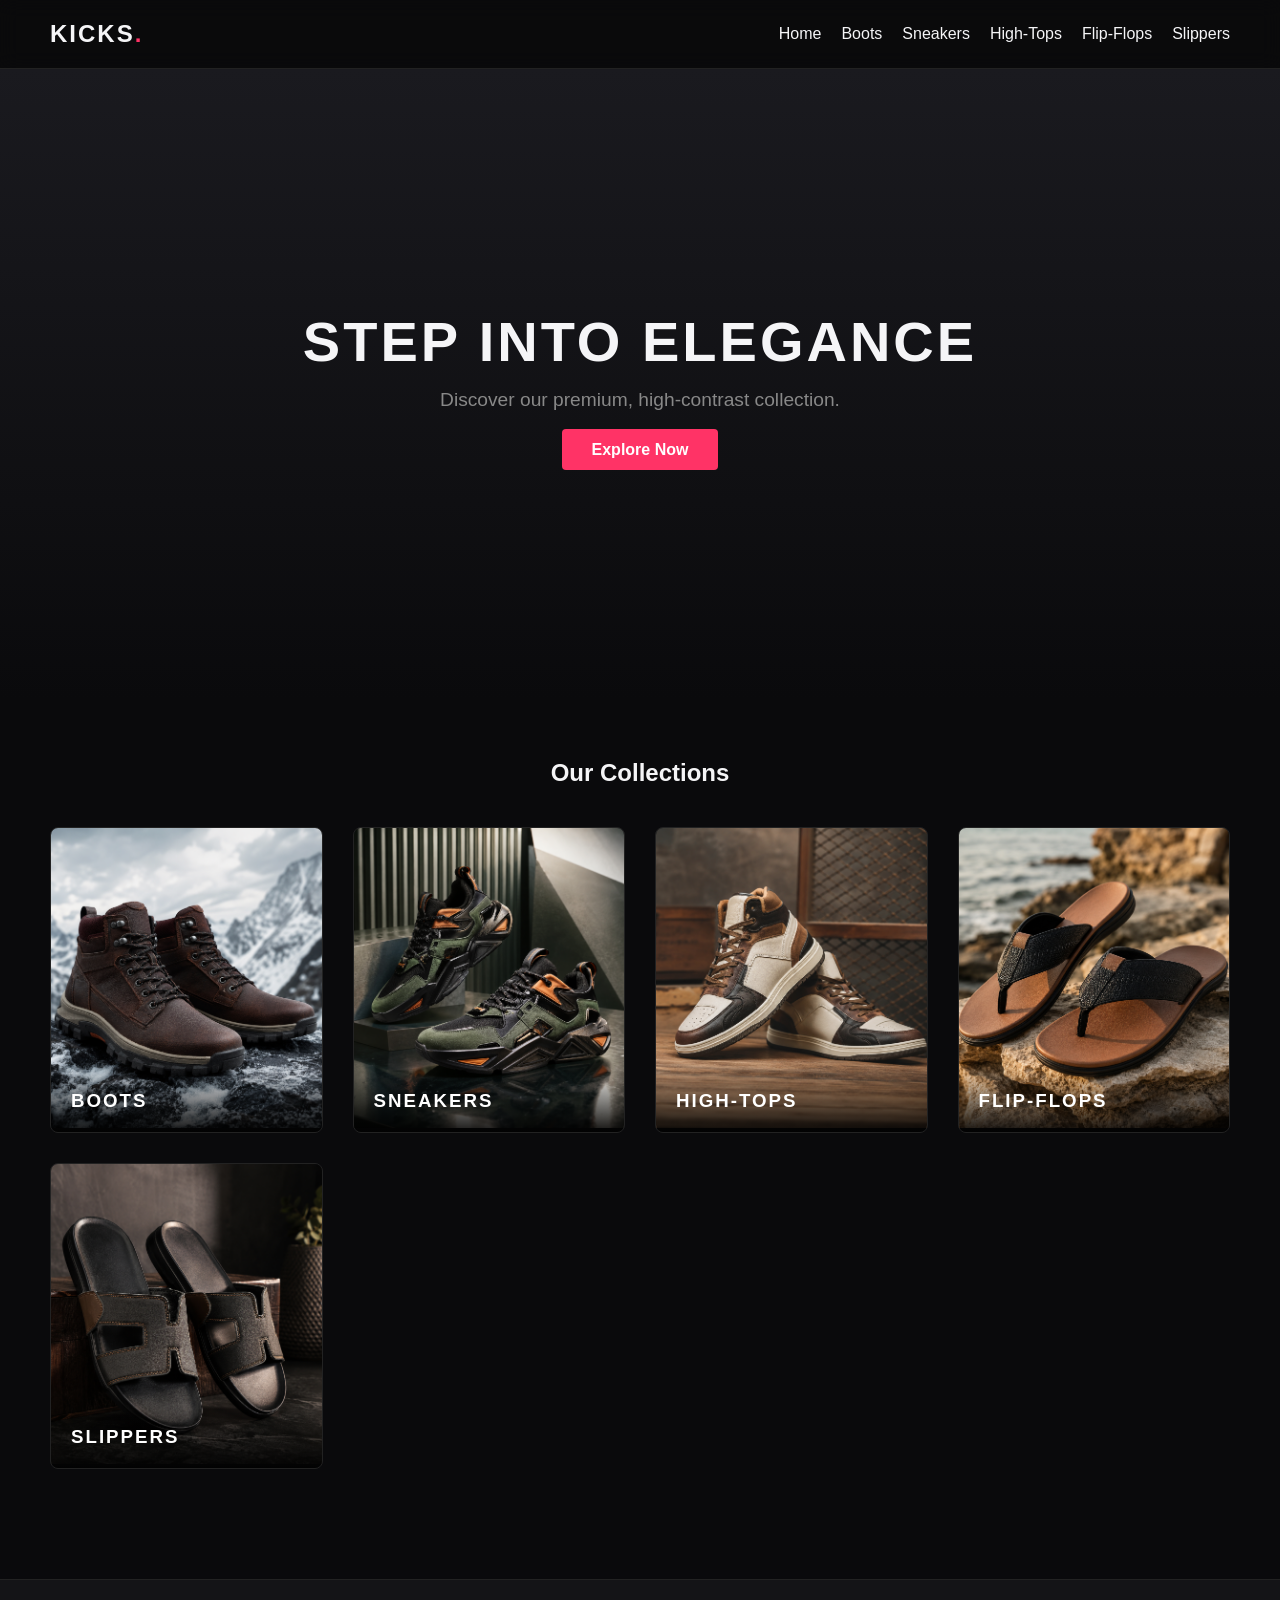
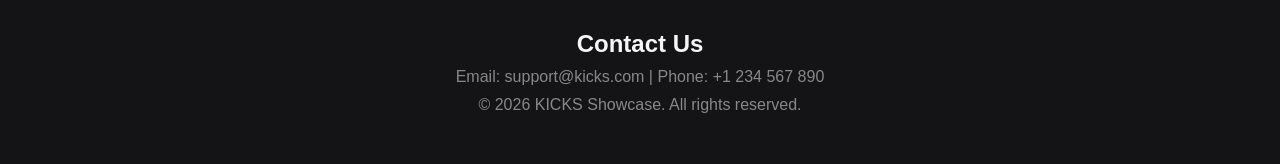
<file: index.html>
<!DOCTYPE html>
<html lang="en">
<head>
    <meta charset="UTF-8">
    <meta name="viewport" content="width=device-width, initial-scale=1.0">
    <title>Premium Kicks | Showcase</title>
    <link rel="stylesheet" href="style.css">
</head>
<body>
    <nav class="navbar">
        <div class="logo">KICKS<span>.</span></div>
        <ul class="nav-links">
            <li><a href="index.html">Home</a></li>
            <li><a href="boots.html">Boots</a></li>
            <li><a href="sneakers.html">Sneakers</a></li>
            <li><a href="hightops.html">High-Tops</a></li>
            <li><a href="flipflops.html">Flip-Flops</a></li>
            <li><a href="slippers.html">Slippers</a></li>
        </ul>
    </nav>

    <header class="hero">
        <div class="slide active">
            <div class="hero-content fade-in">
                <h1>Step Into Elegance</h1>
                <p>Discover our premium, high-contrast collection.</p>
                <a href="#categories" class="btn">Explore Now</a>
            </div>
        </div>
    </header>

    <section id="categories" class="categories-section">
        <h2 class="section-title fade-in">Our Collections</h2>
        <div class="grid-container">
            <a href="boots.html" class="category-card fade-in">
                <img src="images/MEN-BOOT-1.webp" alt="Boots">
                <div class="card-overlay"><h3>Boots</h3></div>
            </a>
            <a href="sneakers.html" class="category-card fade-in">
                <img src="images/MEN-SNEAKER-1.webp" alt="Sneakers">
                <div class="card-overlay"><h3>Sneakers</h3></div>
            </a>
            <a href="hightops.html" class="category-card fade-in">
                <img src="images/MEN-SADDLE-1.webp" alt="High-Top Shoes">
                <div class="card-overlay"><h3>High-Tops</h3></div>
            </a>
            <a href="flipflops.html" class="category-card fade-in">
                <img src="images/MEN-FLIPFLOP-1.webp" alt="Flip Flops">
                <div class="card-overlay"><h3>Flip-Flops</h3></div>
            </a>
            <a href="slippers.html" class="category-card fade-in">
                <img src="images/MEN-SLIPPER-1.webp" alt="Slippers">
                <div class="card-overlay"><h3>Slippers</h3></div>
            </a>
        </div>
    </section>

    <footer class="footer">
        <h2>Contact Us</h2>
        <p>Email: support@kicks.com | Phone: +1 234 567 890</p>
        <p>&copy; 2026 KICKS Showcase. All rights reserved.</p>
    </footer>

    <script src="script.js"></script>
</body>
</html>
</file>
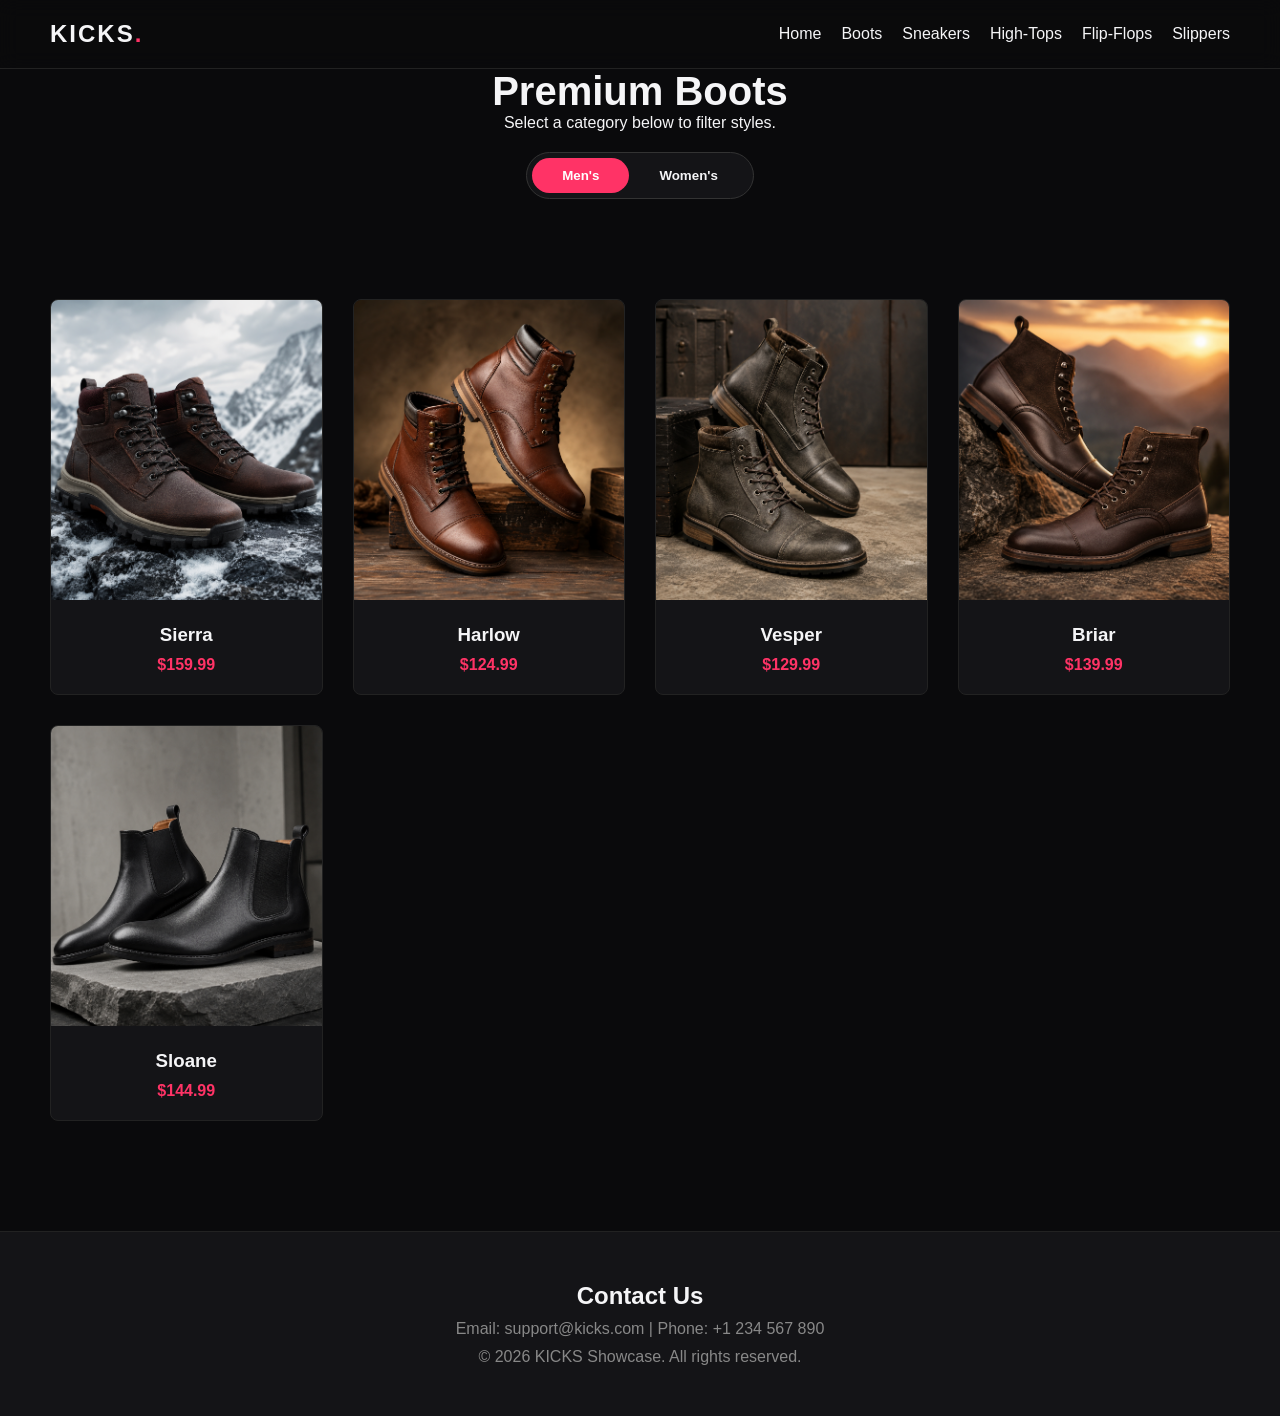
<file: boots.html>
<!DOCTYPE html>
<html lang="en">
<head>
    <meta charset="UTF-8">
    <meta name="viewport" content="width=device-width, initial-scale=1.0">
    <title>Boots | Showcase</title>
    <link rel="stylesheet" href="style.css">
</head>
<body>
    <nav class="navbar">
        <div class="logo">KICKS<span>.</span></div>
        <ul class="nav-links">
            <li><a href="index.html">Home</a></li>
            <li><a href="boots.html" class="active-link">Boots</a></li>
            <li><a href="sneakers.html">Sneakers</a></li>
            <li><a href="hightops.html">High-Tops</a></li>
            <li><a href="flipflops.html">Flip-Flops</a></li>
            <li><a href="slippers.html">Slippers</a></li>
        </ul>
    </nav>

    <section class="shop-header fade-in">
        <h1>Premium Boots</h1>
        <p>Select a category below to filter styles.</p>
        
        <div class="toggle-container">
            <button id="btn-men" class="toggle-btn active">Men's</button>
            <button id="btn-women" class="toggle-btn">Women's</button>
        </div>
    </section>

    <section class="products-section">
        <div class="grid-container" id="product-grid">
            
            <div class="product-card item-men fade-in">
                <img src="images/MEN-BOOT-1.webp" alt="Men's Boot">
                <div class="product-info">
                    <h3>Sierra</h3>
                    <p>$159.99</p>
                </div>
            </div>
            <div class="product-card item-men fade-in">
                <img src="images/MEN-BOOT-2.webp" alt="Men's Boot">
                <div class="product-info">
                    <h3>Harlow</h3>
                    <p>$124.99</p>
                </div>
            </div>
            <div class="product-card item-men fade-in">
                <img src="images/MEN-BOOT-3.webp" alt="Men's Boot">
                <div class="product-info">
                    <h3>Vesper</h3>
                    <p>$129.99</p>
                </div>
            </div>
            <div class="product-card item-men fade-in">
                <img src="images/MEN-BOOT-4.webp" alt="Men's Boot">
                <div class="product-info">
                    <h3>Briar</h3>
                    <p>$139.99</p>
                </div>
            </div>
            <div class="product-card item-men fade-in">
                <img src="images/MEN-BOOT-5.webp" alt="Men's Boot">
                <div class="product-info">
                    <h3>Sloane</h3>
                    <p>$144.99</p>
                </div>
            </div>

            <div class="product-card item-women fade-in hidden-on-load">
                <img src="images/WOMEN-BOOT-1.webp" alt="Women's Boot">
                <div class="product-info">
                    <h3>Hazel</h3>
                    <p>$139.99</p>
                </div>
            </div>
            <div class="product-card item-women fade-in hidden-on-load">
                <img src="images/WOMEN-BOOT-2.webp" alt="Women's Boot">
                <div class="product-info">
                    <h3>Amber</h3>
                    <p>$109.99</p>
                </div>
            </div>
            <div class="product-card item-women fade-in hidden-on-load">
                <img src="images/WOMEN-BOOT-3.webp" alt="Women's Boot">
                <div class="product-info">
                    <h3>Luna</h3>
                    <p>$134.99</p>
                </div>
            </div>
            <div class="product-card item-women fade-in hidden-on-load">
                <img src="images/WOMEN-BOOT-4.webp" alt="Women's Boot">
                <div class="product-info">
                    <h3>Onyx</h3>
                    <p>$119.99</p>
                </div>
            </div>
            <div class="product-card item-women fade-in hidden-on-load">
                <img src="images/WOMEN-BOOT-5.webp" alt="Women's Boot">
                <div class="product-info">
                    <h3>Prairie</h3>
                    <p>$179.99</p>
                </div>
            </div>

        </div>
    </section>

    <footer class="footer">
        <h2>Contact Us</h2>
        <p>Email: support@kicks.com | Phone: +1 234 567 890</p>
        <p>&copy; 2026 KICKS Showcase. All rights reserved.</p>
    </footer>

    <script src="script.js"></script>
</body>
</html>
</file>
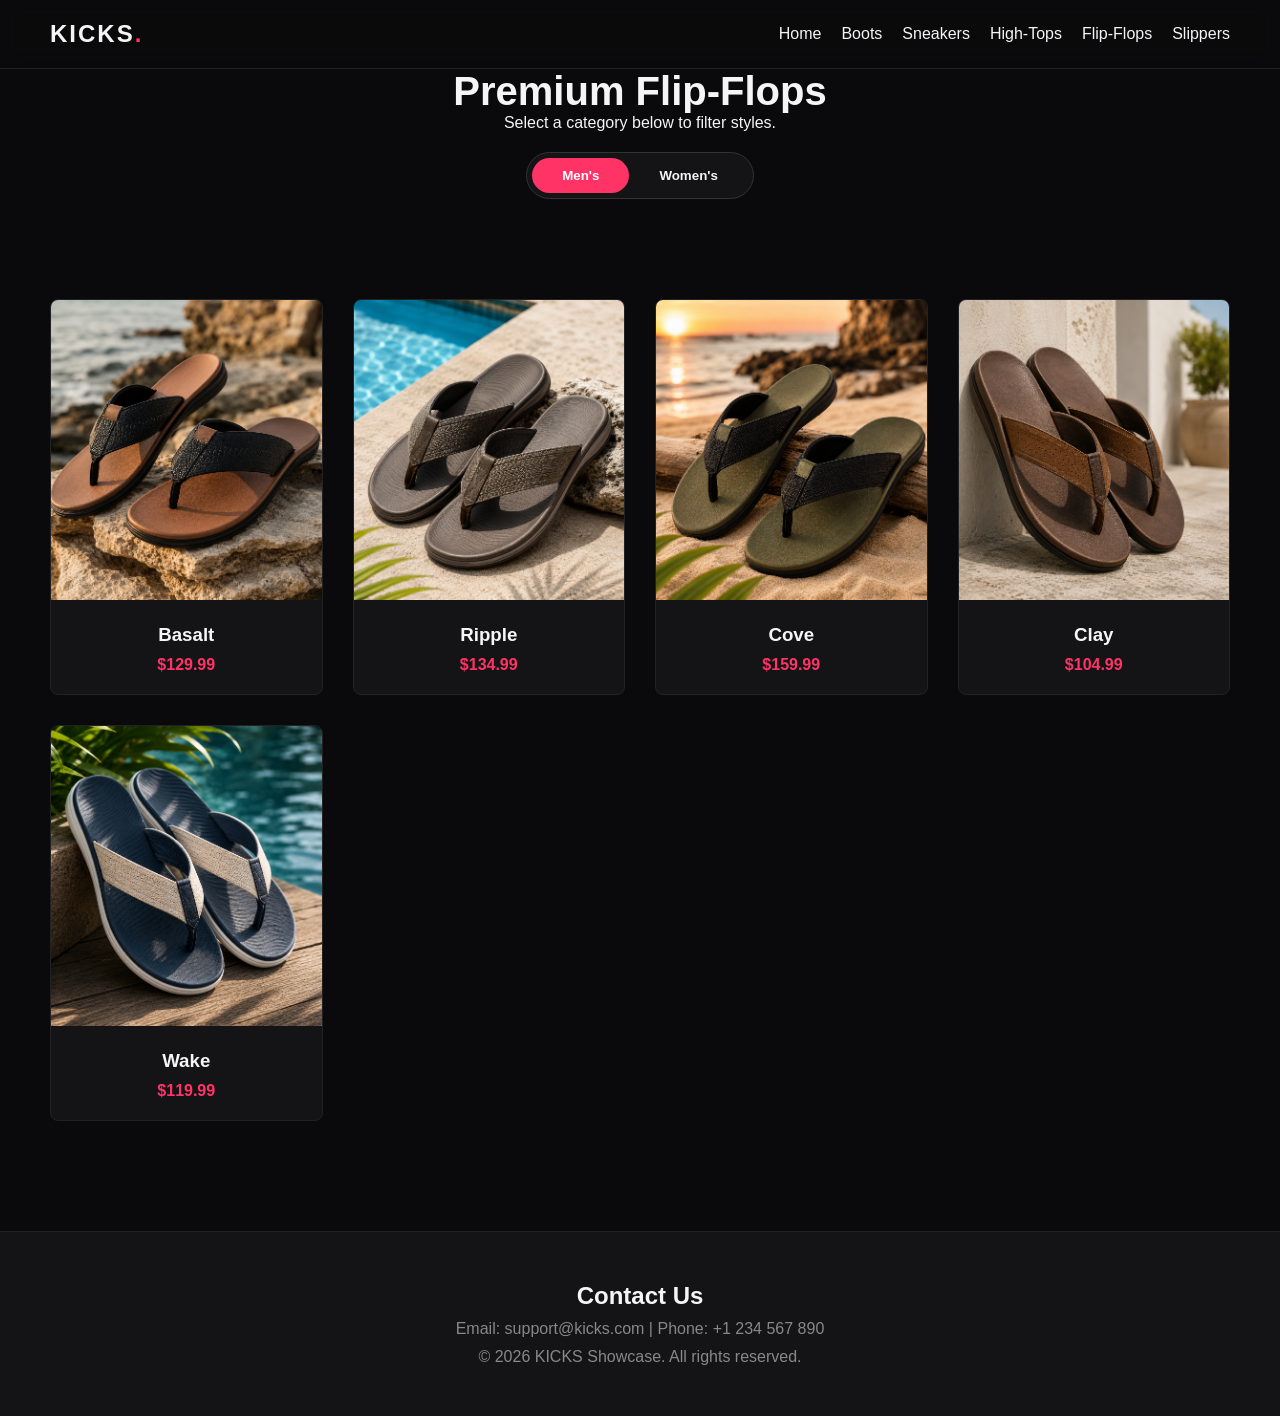
<file: flipflops.html>
<!DOCTYPE html>
<html lang="en">
<head>
    <meta charset="UTF-8">
    <meta name="viewport" content="width=device-width, initial-scale=1.0">
    <title>Flip-Flops | Showcase</title>
    <link rel="stylesheet" href="style.css">
</head>
<body>
    <nav class="navbar">
        <div class="logo">KICKS<span>.</span></div>
        <ul class="nav-links">
            <li><a href="index.html">Home</a></li>
            <li><a href="boots.html">Boots</a></li>
            <li><a href="sneakers.html">Sneakers</a></li>
            <li><a href="hightops.html">High-Tops</a></li>
            <li><a href="flipflops.html" class="active-link">Flip-Flops</a></li>
            <li><a href="slippers.html">Slippers</a></li>
        </ul>
    </nav>

    <section class="shop-header fade-in">
        <h1>Premium Flip-Flops</h1>
        <p>Select a category below to filter styles.</p>
        
        <div class="toggle-container">
            <button id="btn-men" class="toggle-btn active">Men's</button>
            <button id="btn-women" class="toggle-btn">Women's</button>
        </div>
    </section>

    <section class="products-section">
        <div class="grid-container" id="product-grid">
            
            <div class="product-card item-men fade-in">
                <img src="images/MEN-FLIPFLOP-1.webp" alt="Men's Boot">
                <div class="product-info">
                    <h3>Basalt</h3>
                    <p>$129.99</p>
                </div>
            </div>
            <div class="product-card item-men fade-in">
                <img src="images/MEN-FLIPFLOP-2.webp" alt="Men's Boot">
                <div class="product-info">
                    <h3>Ripple</h3>
                    <p>$134.99</p>
                </div>
            </div>
            <div class="product-card item-men fade-in">
                <img src="images/MEN-FLIPFLOP-3.webp" alt="Men's Boot">
                <div class="product-info">
                    <h3>Cove</h3>
                    <p>$159.99</p>
                </div>
            </div>
            <div class="product-card item-men fade-in">
                <img src="images/MEN-FLIPFLOP-4.webp" alt="Men's Boot">
                <div class="product-info">
                    <h3>Clay</h3>
                    <p>$104.99</p>
                </div>
            </div>
            <div class="product-card item-men fade-in">
                <img src="images/MEN-FLIPFLOP-5.webp" alt="Men's Boot">
                <div class="product-info">
                    <h3>Wake</h3>
                    <p>$119.99</p>
                </div>
            </div>

            <div class="product-card item-women fade-in hidden-on-load">
                <img src="images/WOMEN-FLIPFLOP-1.webp" alt="Women's Boot">
                <div class="product-info">
                    <h3>Blush</h3>
                    <p>$129.99</p>
                </div>
            </div>
            <div class="product-card item-women fade-in hidden-on-load">
                <img src="images/WOMEN-FLIPFLOP-2.webp" alt="Women's Boot">
                <div class="product-info">
                    <h3>Quartz</h3>
                    <p>$119.99</p>
                </div>
            </div>
            <div class="product-card item-women fade-in hidden-on-load">
                <img src="images/WOMEN-FLIPFLOP-3.webp" alt="Women's Boot">
                <div class="product-info">
                    <h3>Isle</h3>
                    <p>$114.99</p>
                </div>
            </div>
            <div class="product-card item-women fade-in hidden-on-load">
                <img src="images/WOMEN-FLIPFLOP-4.webp" alt="Women's Boot">
                <div class="product-info">
                    <h3>Sage</h3>
                    <p>$124.99</p>
                </div>
            </div>
            <div class="product-card item-women fade-in hidden-on-load">
                <img src="images/WOMEN-FLIPFLOP-5.webp" alt="Women's Boot">
                <div class="product-info">
                    <h3>Opal</h3>
                    <p>$109.99</p>
                </div>
            </div>

        </div>
    </section>

    <footer class="footer">
        <h2>Contact Us</h2>
        <p>Email: support@kicks.com | Phone: +1 234 567 890</p>
        <p>&copy; 2026 KICKS Showcase. All rights reserved.</p>
    </footer>

    <script src="script.js"></script>
</body>
</html>
</file>
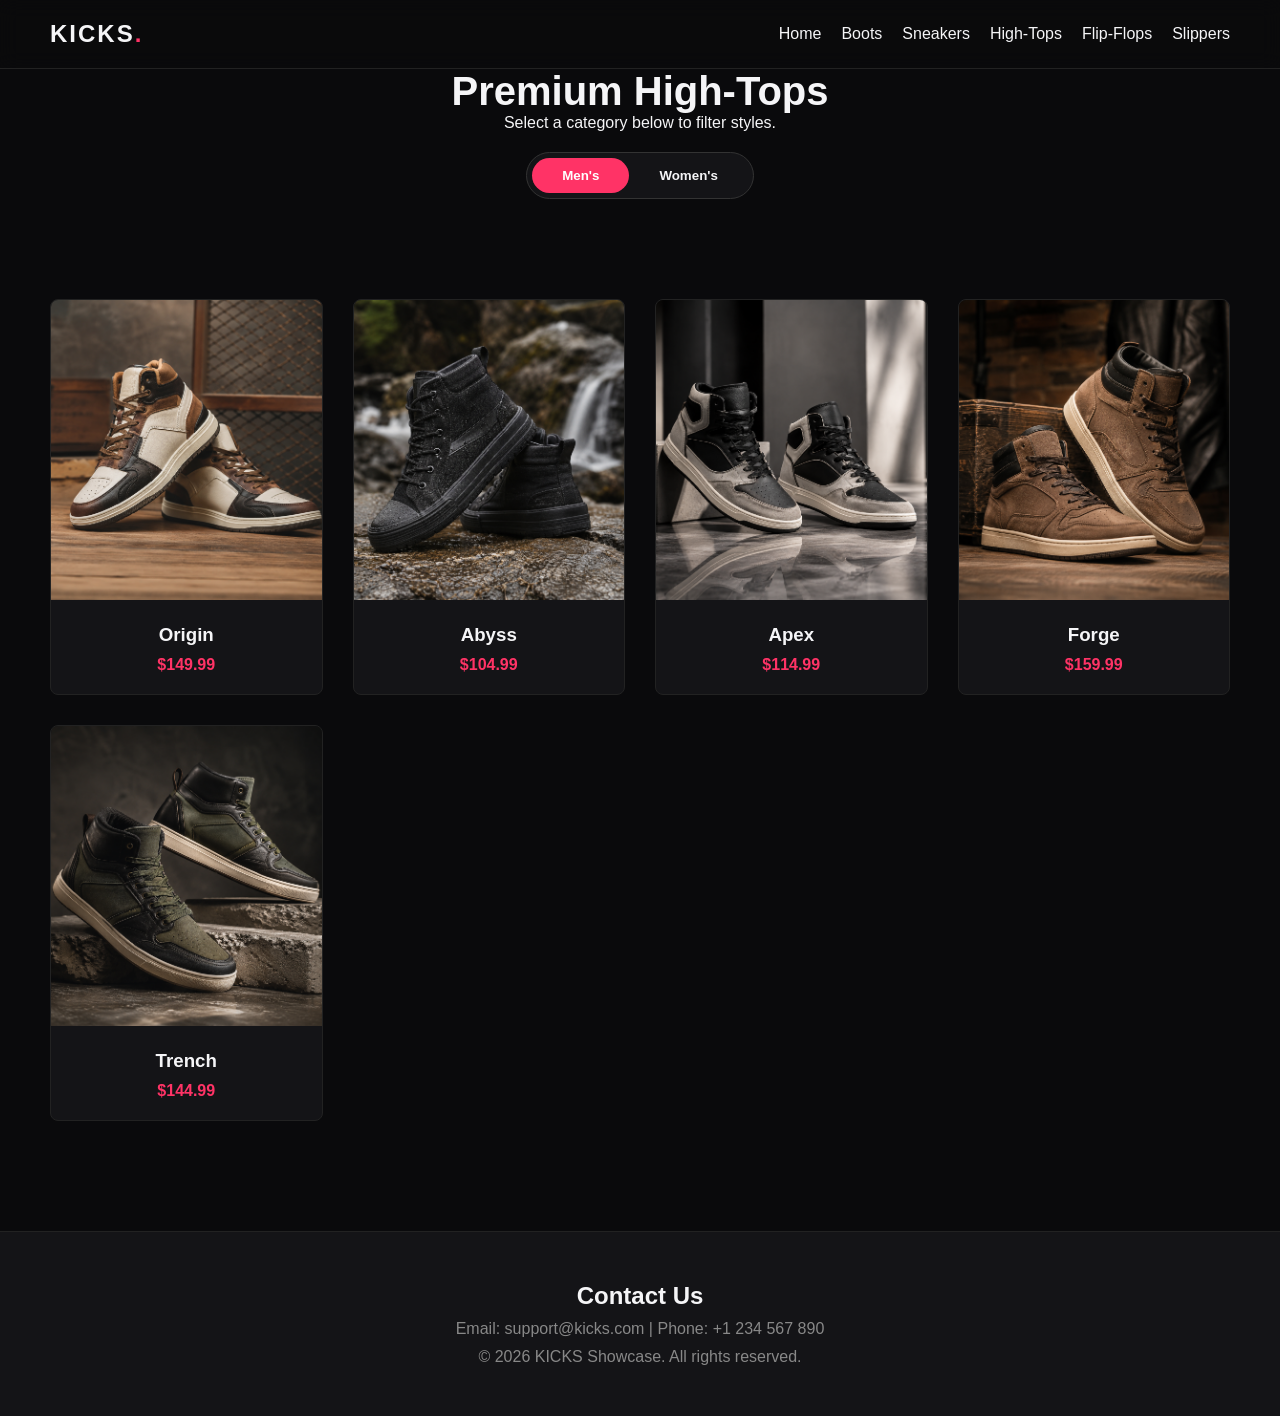
<file: hightops.html>
<!DOCTYPE html>
<html lang="en">
<head>
    <meta charset="UTF-8">
    <meta name="viewport" content="width=device-width, initial-scale=1.0">
    <title>High-Tops | Showcase</title>
    <link rel="stylesheet" href="style.css">
</head>
<body>
    <nav class="navbar">
        <div class="logo">KICKS<span>.</span></div>
        <ul class="nav-links">
            <li><a href="index.html">Home</a></li>
            <li><a href="boots.html">Boots</a></li>
            <li><a href="sneakers.html">Sneakers</a></li>
            <li><a href="hightops.html" class="active-link">High-Tops</a></li>
            <li><a href="flipflops.html">Flip-Flops</a></li>
            <li><a href="slippers.html">Slippers</a></li>
        </ul>
    </nav>

    <section class="shop-header fade-in">
        <h1>Premium High-Tops</h1>
        <p>Select a category below to filter styles.</p>
        
        <div class="toggle-container">
            <button id="btn-men" class="toggle-btn active">Men's</button>
            <button id="btn-women" class="toggle-btn">Women's</button>
        </div>
    </section>

    <section class="products-section">
        <div class="grid-container" id="product-grid">
            
            <div class="product-card item-men fade-in">
                <img src="images/MEN-SADDLE-1.webp" alt="Men's Boot">
                <div class="product-info">
                    <h3>Origin</h3>
                    <p>$149.99</p>
                </div>
            </div>
            <div class="product-card item-men fade-in">
                <img src="images/MEN-SADDLE-2.webp" alt="Men's Boot">
                <div class="product-info">
                    <h3>Abyss</h3>
                    <p>$104.99</p>
                </div>
            </div>
            <div class="product-card item-men fade-in">
                <img src="images/MEN-SADDLE-3.webp" alt="Men's Boot">
                <div class="product-info">
                    <h3>Apex</h3>
                    <p>$114.99</p>
                </div>
            </div>
            <div class="product-card item-men fade-in">
                <img src="images/MEN-SADDLE-4.webp" alt="Men's Boot">
                <div class="product-info">
                    <h3>Forge</h3>
                    <p>$159.99</p>
                </div>
            </div>
            <div class="product-card item-men fade-in">
                <img src="images/MEN-SADDLE-5.webp" alt="Men's Boot">
                <div class="product-info">
                    <h3>Trench</h3>
                    <p>$144.99</p>
                </div>
            </div>

            <div class="product-card item-women fade-in hidden-on-load">
                <img src="images/WOMEN-SADDLE-1.webp" alt="Women's Boot">
                <div class="product-info">
                    <h3>Dusk</h3>
                    <p>$119.99</p>
                </div>
            </div>
            <div class="product-card item-women fade-in hidden-on-load">
                <img src="images/WOMEN-SADDLE-2.webp" alt="Women's Boot">
                <div class="product-info">
                    <h3>Ivory</h3>
                    <p>$159.99</p>
                </div>
            </div>
            <div class="product-card item-women fade-in hidden-on-load">
                <img src="images/WOMEN-SADDLE-3.webp" alt="Women's Boot">
                <div class="product-info">
                    <h3>Eclipse</h3>
                    <p>$114.99</p>
                </div>
            </div>
            <div class="product-card item-women fade-in hidden-on-load">
                <img src="images/WOMEN-SADDLE-4.webp" alt="Women's Boot">
                <div class="product-info">
                    <h3>Prism</h3>
                    <p>$134.99</p>
                </div>
            </div>
            <div class="product-card item-women fade-in hidden-on-load">
                <img src="images/WOMEN-SADDLE-5.webp" alt="Women's Boot">
                <div class="product-info">
                    <h3>Lilac</h3>
                    <p>$149.99</p>
                </div>
            </div>

        </div>
    </section>

    <footer class="footer">
        <h2>Contact Us</h2>
        <p>Email: support@kicks.com | Phone: +1 234 567 890</p>
        <p>&copy; 2026 KICKS Showcase. All rights reserved.</p>
    </footer>

    <script src="script.js"></script>
</body>
</html>
</file>
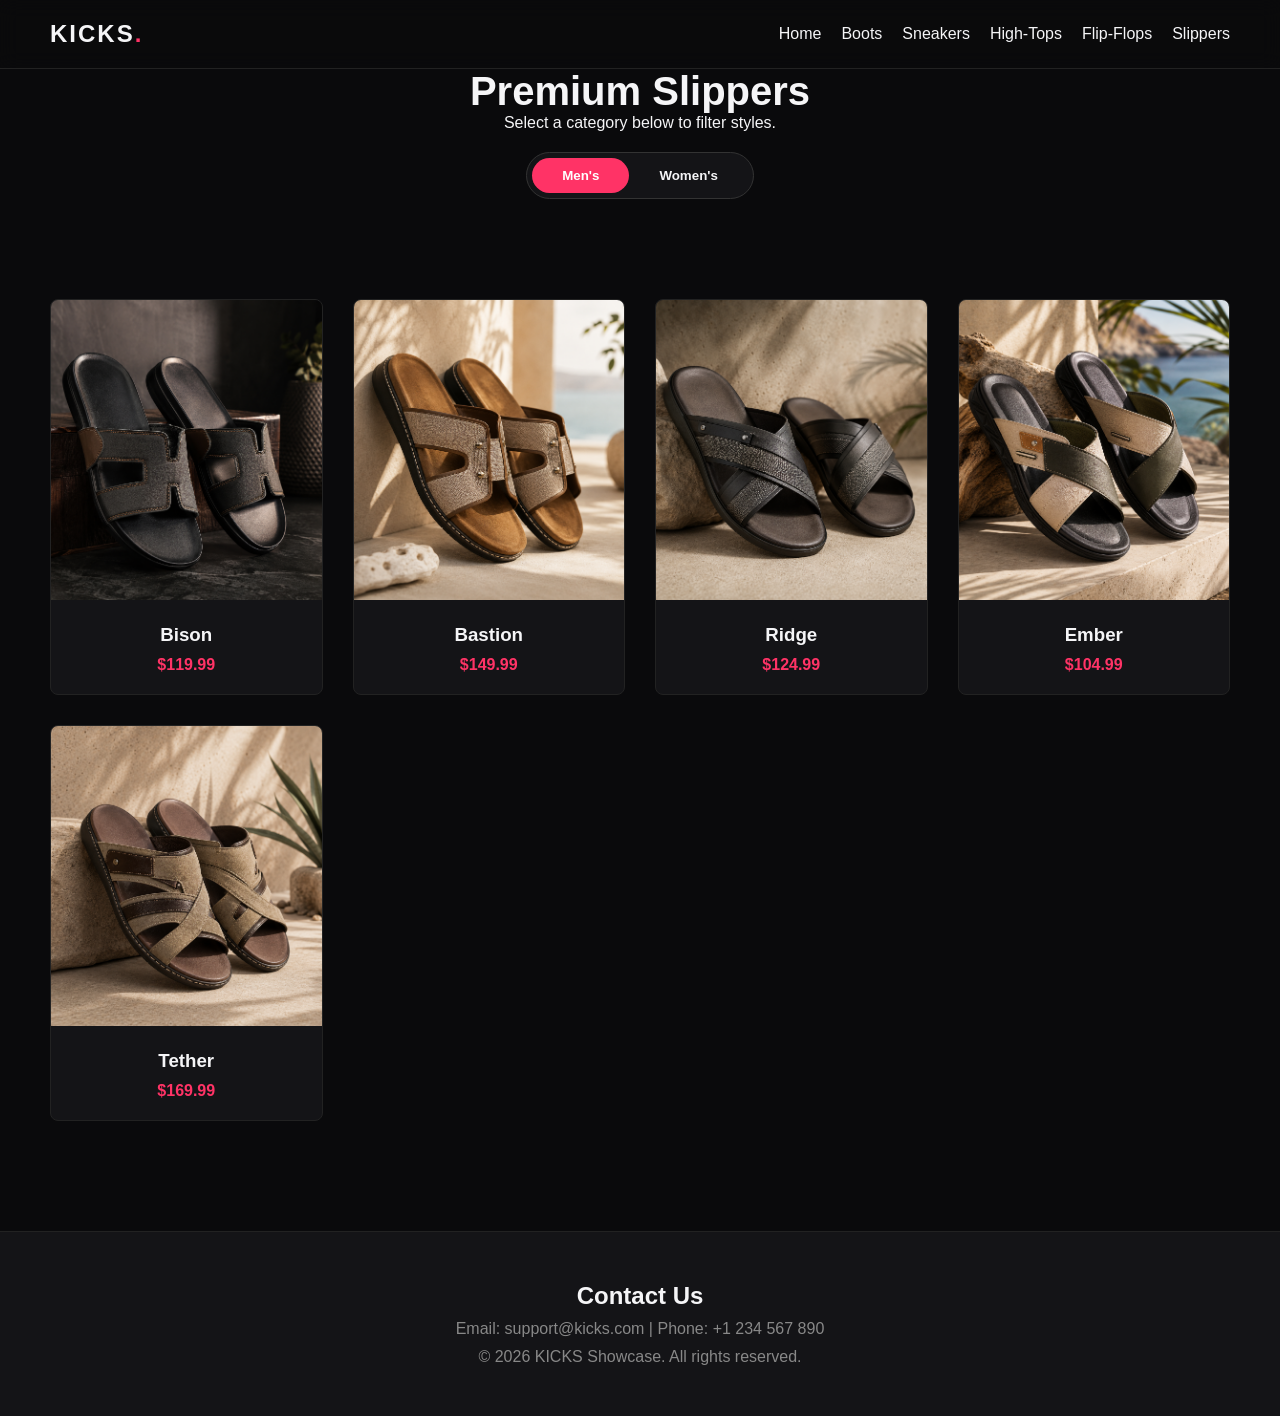
<file: slippers.html>
<!DOCTYPE html>
<html lang="en">
<head>
    <meta charset="UTF-8">
    <meta name="viewport" content="width=device-width, initial-scale=1.0">
    <title>Slippers | Showcase</title>
    <link rel="stylesheet" href="style.css">
</head>
<body>
    <nav class="navbar">
        <div class="logo">KICKS<span>.</span></div>
        <ul class="nav-links">
            <li><a href="index.html">Home</a></li>
            <li><a href="boots.html">Boots</a></li>
            <li><a href="sneakers.html">Sneakers</a></li>
            <li><a href="hightops.html">High-Tops</a></li>
            <li><a href="flipflops.html">Flip-Flops</a></li>
            <li><a href="slippers.html" class="active-link">Slippers</a></li>
        </ul>
    </nav>

    <section class="shop-header fade-in">
        <h1>Premium Slippers</h1>
        <p>Select a category below to filter styles.</p>
        
        <div class="toggle-container">
            <button id="btn-men" class="toggle-btn active">Men's</button>
            <button id="btn-women" class="toggle-btn">Women's</button>
        </div>
    </section>

    <section class="products-section">
        <div class="grid-container" id="product-grid">
            
            <div class="product-card item-men fade-in">
                <img src="images/MEN-SLIPPER-1.webp" alt="Men's Boot">
                <div class="product-info">
                    <h3>Bison</h3>
                    <p>$119.99</p>
                </div>
            </div>
            <div class="product-card item-men fade-in">
                <img src="images/MEN-SLIPPER-2.webp" alt="Men's Boot">
                <div class="product-info">
                    <h3>Bastion</h3>
                    <p>$149.99</p>
                </div>
            </div>
            <div class="product-card item-men fade-in">
                <img src="images/MEN-SLIPPER-3.webp" alt="Men's Boot">
                <div class="product-info">
                    <h3>Ridge</h3>
                    <p>$124.99</p>
                </div>
            </div>
            <div class="product-card item-men fade-in">
                <img src="images/MEN-SLIPPER-4.webp" alt="Men's Boot">
                <div class="product-info">
                    <h3>Ember</h3>
                    <p>$104.99</p>
                </div>
            </div>
            <div class="product-card item-men fade-in">
                <img src="images/MEN-SLIPPER-5.webp" alt="Men's Boot">
                <div class="product-info">
                    <h3>Tether</h3>
                    <p>$169.99</p>
                </div>
            </div>

            <div class="product-card item-women fade-in hidden-on-load">
                <img src="images/WOMEN-SLIPPER-1.webp" alt="Women's Boot">
                <div class="product-info">
                    <h3>Enigma</h3>
                    <p>$149.99</p>
                </div>
            </div>
            <div class="product-card item-women fade-in hidden-on-load">
                <img src="images/WOMEN-SLIPPER-2.webp" alt="Women's Boot">
                <div class="product-info">
                    <h3>Trellis</h3>
                    <p>$129.99</p>
                </div>
            </div>
            <div class="product-card item-women fade-in hidden-on-load">
                <img src="images/WOMEN-SLIPPER-3.webp" alt="Women's Boot">
                <div class="product-info">
                    <h3>Loom</h3>
                    <p>$114.99</p>
                </div>
            </div>
            <div class="product-card item-women fade-in hidden-on-load">
                <img src="images/WOMEN-SLIPPER-4.webp" alt="Women's Boot">
                <div class="product-info">
                    <h3>Lotus</h3>
                    <p>$134.99</p>
                </div>
            </div>
            <div class="product-card item-women fade-in hidden-on-load">
                <img src="images/WOMEN-SLIPPER-5.webp" alt="Women's Boot">
                <div class="product-info">
                    <h3>Tide</h3>
                    <p>$159.99</p>
                </div>
            </div>

        </div>
    </section>

    <footer class="footer">
        <h2>Contact Us</h2>
        <p>Email: support@kicks.com | Phone: +1 234 567 890</p>
        <p>&copy; 2026 KICKS Showcase. All rights reserved.</p>
    </footer>

    <script src="script.js"></script>
</body>
</html>
</file>
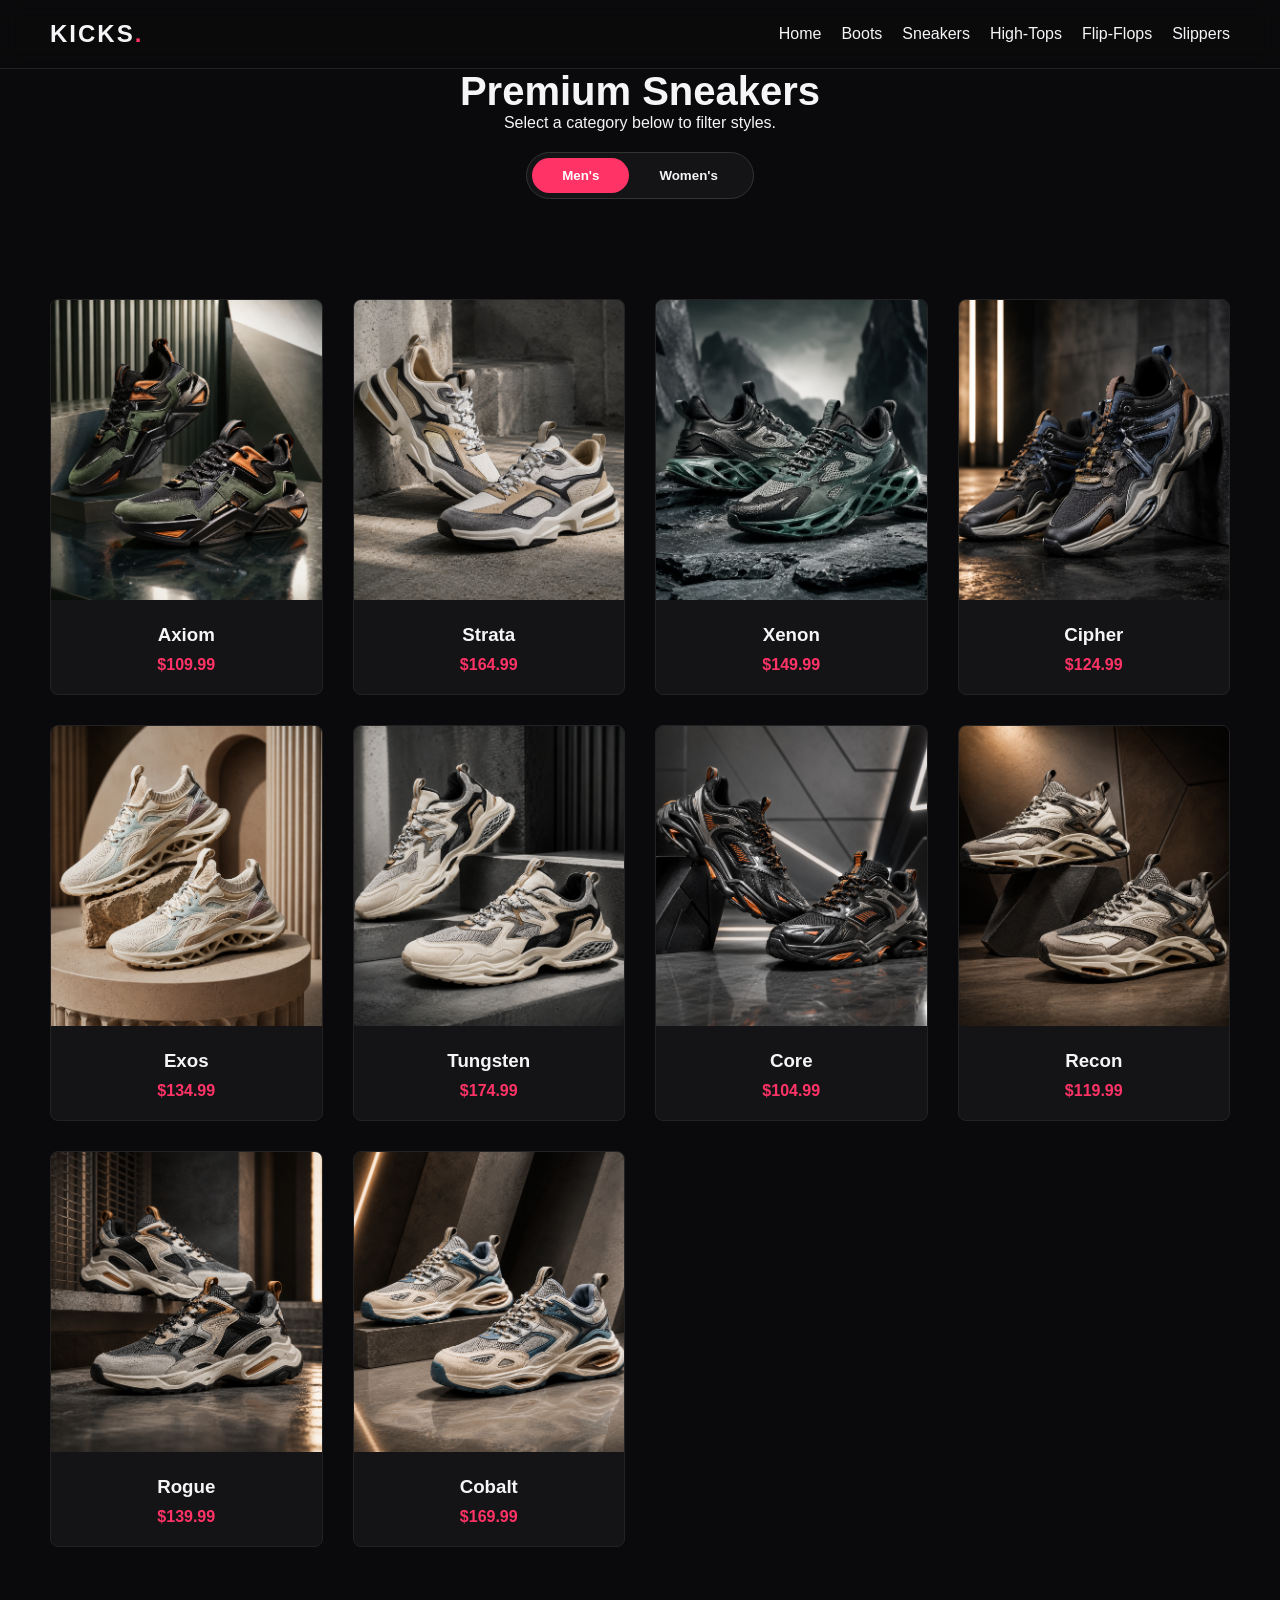
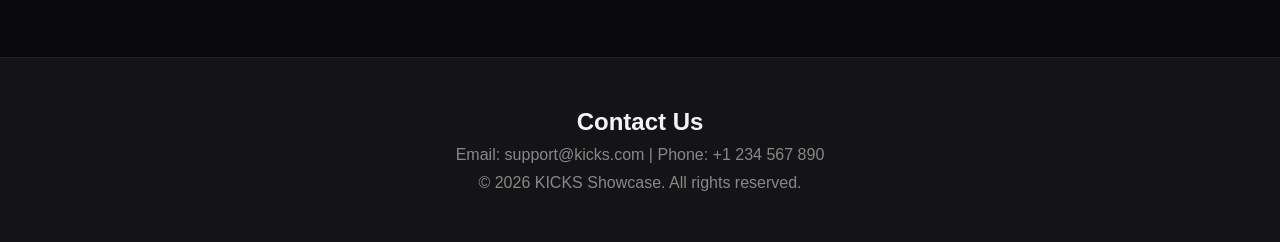
<file: sneakers.html>
<!DOCTYPE html>
<html lang="en">
<head>
    <meta charset="UTF-8">
    <meta name="viewport" content="width=device-width, initial-scale=1.0">
    <title>Sneakers | Showcase</title>
    <link rel="stylesheet" href="style.css">
</head>
<body>
    <nav class="navbar">
        <div class="logo">KICKS<span>.</span></div>
        <ul class="nav-links">
            <li><a href="index.html">Home</a></li>
            <li><a href="boots.html">Boots</a></li>
            <li><a href="sneakers.html" class="active-link">Sneakers</a></li>
            <li><a href="hightops.html">High-Tops</a></li>
            <li><a href="flipflops.html">Flip-Flops</a></li>
            <li><a href="slippers.html">Slippers</a></li>
        </ul>
    </nav>

    <section class="shop-header fade-in">
        <h1>Premium Sneakers</h1>
        <p>Select a category below to filter styles.</p>
        
        <div class="toggle-container">
            <button id="btn-men" class="toggle-btn active">Men's</button>
            <button id="btn-women" class="toggle-btn">Women's</button>
        </div>
    </section>

    <!-- Products Grid -->
    <section class="products-section">
        <div class="grid-container" id="product-grid">
            
            <!-- MEN'S SNEAKERS (Repeated 10 times) -->
            <div class="product-card item-men fade-in">
                <img src="images/MEN-SNEAKER-1.webp" alt="Men's Sneaker">
                <div class="product-info"><h3>Axiom</h3><p>$109.99</p></div>
            </div>
            <div class="product-card item-men fade-in">
                <img src="images/MEN-SNEAKER-2.webp" alt="Men's Sneaker">
                <div class="product-info"><h3>Strata</h3><p>$164.99</p></div>
            </div>
            <div class="product-card item-men fade-in">
                <img src="images/MEN-SNEAKER-3.webp" alt="Men's Sneaker">
                <div class="product-info"><h3>Xenon</h3><p>$149.99</p></div>
            </div>
            <div class="product-card item-men fade-in">
                <img src="images/MEN-SNEAKER-4.webp" alt="Men's Sneaker">
                <div class="product-info"><h3>Cipher</h3><p>$124.99</p></div>
            </div>
            <div class="product-card item-men fade-in">
                <img src="images/MEN-SNEAKER-5.webp" alt="Men's Sneaker">
                <div class="product-info"><h3>Exos</h3><p>$134.99</p></div>
            </div>
            <div class="product-card item-men fade-in">
                <img src="images/MEN-SNEAKER-6.webp" alt="Men's Sneaker">
                <div class="product-info"><h3>Tungsten</h3><p>$174.99</p></div>
            </div>
            <div class="product-card item-men fade-in">
                <img src="images/MEN-SNEAKER-7.webp" alt="Men's Sneaker">
                <div class="product-info"><h3>Core</h3><p>$104.99</p></div>
            </div>
            <div class="product-card item-men fade-in">
                <img src="images/MEN-SNEAKER-8.webp" alt="Men's Sneaker">
                <div class="product-info"><h3>Recon</h3><p>$119.99</p></div>
            </div>
            <div class="product-card item-men fade-in">
                <img src="images/MEN-SNEAKER-9.webp" alt="Men's Sneaker">
                <div class="product-info"><h3>Rogue</h3><p>$139.99</p></div>
            </div>
            <div class="product-card item-men fade-in">
                <img src="images/MEN-SNEAKER-10.webp" alt="Men's Sneaker">
                <div class="product-info"><h3>Cobalt</h3><p>$169.99</p></div>
            </div>

            <!-- WOMEN'S SNEAKERS (Repeated 10 times) -->
            <div class="product-card item-women fade-in hidden-on-load">
                <img src="images/WOMEN-SNEAKER-1.webp" alt="Women's Sneaker">
                <div class="product-info"><h3>Glint</h3><p>$154.99</p></div>
            </div>
            <div class="product-card item-women fade-in hidden-on-load">
                <img src="images/WOMEN-SNEAKER-2.webp" alt="Women's Sneaker">
                <div class="product-info"><h3>Sorbet</h3><p>$174.99</p></div>
            </div>
            <div class="product-card item-women fade-in hidden-on-load">
                <img src="images/WOMEN-SNEAKER-3.webp" alt="Women's Sneaker">
                <div class="product-info"><h3>Prowl</h3><p>$189.99</p></div>
            </div>
            <div class="product-card item-women fade-in hidden-on-load">
                <img src="images/WOMEN-SNEAKER-4.webp" alt="Women's Sneaker">
                <div class="product-info"><h3>Mercury</h3><p>$159.99</p></div>
            </div>
            <div class="product-card item-women fade-in hidden-on-load">
                <img src="images/WOMEN-SNEAKER-5.webp" alt="Women's Sneaker">
                <div class="product-info"><h3>Pumice</h3><p>$114.99</p></div>
            </div>
            <div class="product-card item-women fade-in hidden-on-load">
                <img src="images/WOMEN-SNEAKER-6.webp" alt="Women's Sneaker">
                <div class="product-info"><h3>Monarch</h3><p>$109.99</p></div>
            </div>
            <div class="product-card item-women fade-in hidden-on-load">
                <img src="images/WOMEN-SNEAKER-7.webp" alt="Women's Sneaker">
                <div class="product-info"><h3>Synth</h3><p>$124.99</p></div>
            </div>
            <div class="product-card item-women fade-in hidden-on-load">
                <img src="images/WOMEN-SNEAKER-8.webp" alt="Women's Sneaker">
                <div class="product-info"><h3>Velour</h3><p>$139.99</p></div>
            </div>
            <div class="product-card item-women fade-in hidden-on-load">
                <img src="images/WOMEN-SNEAKER-9.webp" alt="Women's Sneaker">
                <div class="product-info"><h3>Toxin</h3><p>$119.99</p></div>
            </div>
            <div class="product-card item-women fade-in hidden-on-load">
                <img src="images/WOMEN-SNEAKER-10.webp" alt="Women's Sneaker">
                <div class="product-info"><h3>Zest</h3><p>$189.99</p></div>
            </div>

        </div>
    </section>

    <footer class="footer">
        <h2>Contact Us</h2>
        <p>Email: support@kicks.com | Phone: +1 234 567 890</p>
        <p>&copy; 2026 KICKS Showcase. All rights reserved.</p>
    </footer>

    <script src="script.js"></script>
</body>
</html>
</file>
<file: style.css>
/* Base Resets & Variables */
:root {
    --bg-dark: #0a0a0c;
    --surface: #141417;
    --accent: #ff3366;
    --text-main: #f5f5f7;
    --text-muted: #888888;
    --transition: all 0.4s cubic-bezier(0.25, 0.8, 0.25, 1);
}

* {
    margin: 0;
    padding: 0;
    box-sizing: border-box;
    font-family: 'Helvetica Neue', Arial, sans-serif;
}

body {
    background-color: var(--bg-dark);
    color: var(--text-main);
    overflow-x: hidden;
}

/* Navigation */
.navbar {
    display: flex;
    justify-content: space-between;
    align-items: center;
    padding: 20px 50px;
    background: rgba(10, 10, 12, 0.9);
    position: sticky;
    top: 0;
    z-index: 1000;
    backdrop-filter: blur(10px);
    border-bottom: 1px solid #222;
}

.logo {
    font-size: 24px;
    font-weight: 800;
    letter-spacing: 2px;
}

.logo span {
    color: var(--accent);
}

.nav-links {
    list-style: none;
    display: flex;
    gap: 20px;
}

.nav-links a {
    color: var(--text-main);
    text-decoration: none;
    font-weight: 500;
    transition: var(--transition);
}

.nav-links a:hover, .active-link {
    color: var(--accent);
}

/* Hero Section */
.hero {
    height: 70vh;
    display: flex;
    align-items: center;
    justify-content: center;
    text-align: center;
    background: linear-gradient(to bottom, #1a1a1f, var(--bg-dark));
}

.hero h1 {
    font-size: 3.5rem;
    margin-bottom: 15px;
    text-transform: uppercase;
    letter-spacing: 3px;
}

.hero p {
    color: var(--text-muted);
    font-size: 1.2rem;
    margin-bottom: 30px;
}

.btn {
    padding: 12px 30px;
    background: var(--accent);
    color: #fff;
    text-decoration: none;
    font-weight: bold;
    border-radius: 4px;
    transition: var(--transition);
}

.btn:hover {
    background: #ff1a53;
    box-shadow: 0 0 15px rgba(255, 51, 102, 0.5);
}

/* Grids & Cards */
.categories-section, .products-section {
    padding: 60px 50px;
}

.section-title, .shop-header {
    text-align: center;
    margin-bottom: 40px;
}

.shop-header h1 {
    font-size: 2.5rem;
}

.grid-container {
    display: grid;
    grid-template-columns: repeat(auto-fit, minmax(250px, 1fr));
    gap: 30px;
}

.category-card {
    text-decoration: none;
    color: var(--text-main); /* This makes the text white/off-white instead of blue */
}

.card-overlay h3 {
    color: #ffffff; /* Forces the text to be pure white */
    text-transform: uppercase; /* Optional: makes it look a bit more premium */
    letter-spacing: 2px;
}

.category-card, .product-card {
    background: var(--surface);
    border-radius: 8px;
    overflow: hidden;
    position: relative;
    cursor: pointer;
    transition: var(--transition);
    border: 1px solid #222;
}

.category-card:hover, .product-card:hover {
    transform: translateY(-10px);
    border-color: var(--accent);
    box-shadow: 0 10px 20px rgba(0,0,0,0.5);
}

.category-card img, .product-card img {
    width: 100%;
    height: 300px;
    object-fit: cover;
    transition: var(--transition);
}

.category-card:hover img {
    transform: scale(1.05);
}

.card-overlay {
    position: absolute;
    bottom: 0;
    width: 100%;
    padding: 20px;
    background: linear-gradient(transparent, rgba(0,0,0,0.9));
}

.product-info {
    padding: 20px;
    text-align: center;
}

.product-info p {
    color: var(--accent);
    font-weight: bold;
    margin-top: 10px;
}

/* Toggle Buttons */
.toggle-container {
    margin-top: 20px;
    display: inline-flex;
    background: var(--surface);
    border-radius: 30px;
    padding: 5px;
    border: 1px solid #333;
}

.toggle-btn {
    background: transparent;
    color: var(--text-main);
    border: none;
    padding: 10px 30px;
    border-radius: 25px;
    cursor: pointer;
    font-weight: bold;
    transition: var(--transition);
}

.toggle-btn.active {
    background: var(--accent);
    color: #fff;
}

/* Utilities & Animations */
.hidden-on-load {
    display: none;
}

.fade-in {
    opacity: 0;
    transform: translateY(30px);
    transition: opacity 0.8s ease, transform 0.8s ease;
}

.fade-in.appear {
    opacity: 1;
    transform: translateY(0);
}

.footer {
    text-align: center;
    padding: 50px;
    background: var(--surface);
    border-top: 1px solid #222;
    margin-top: 50px;
}

.footer p {
    color: var(--text-muted);
    margin-top: 10px;
}
</file>
